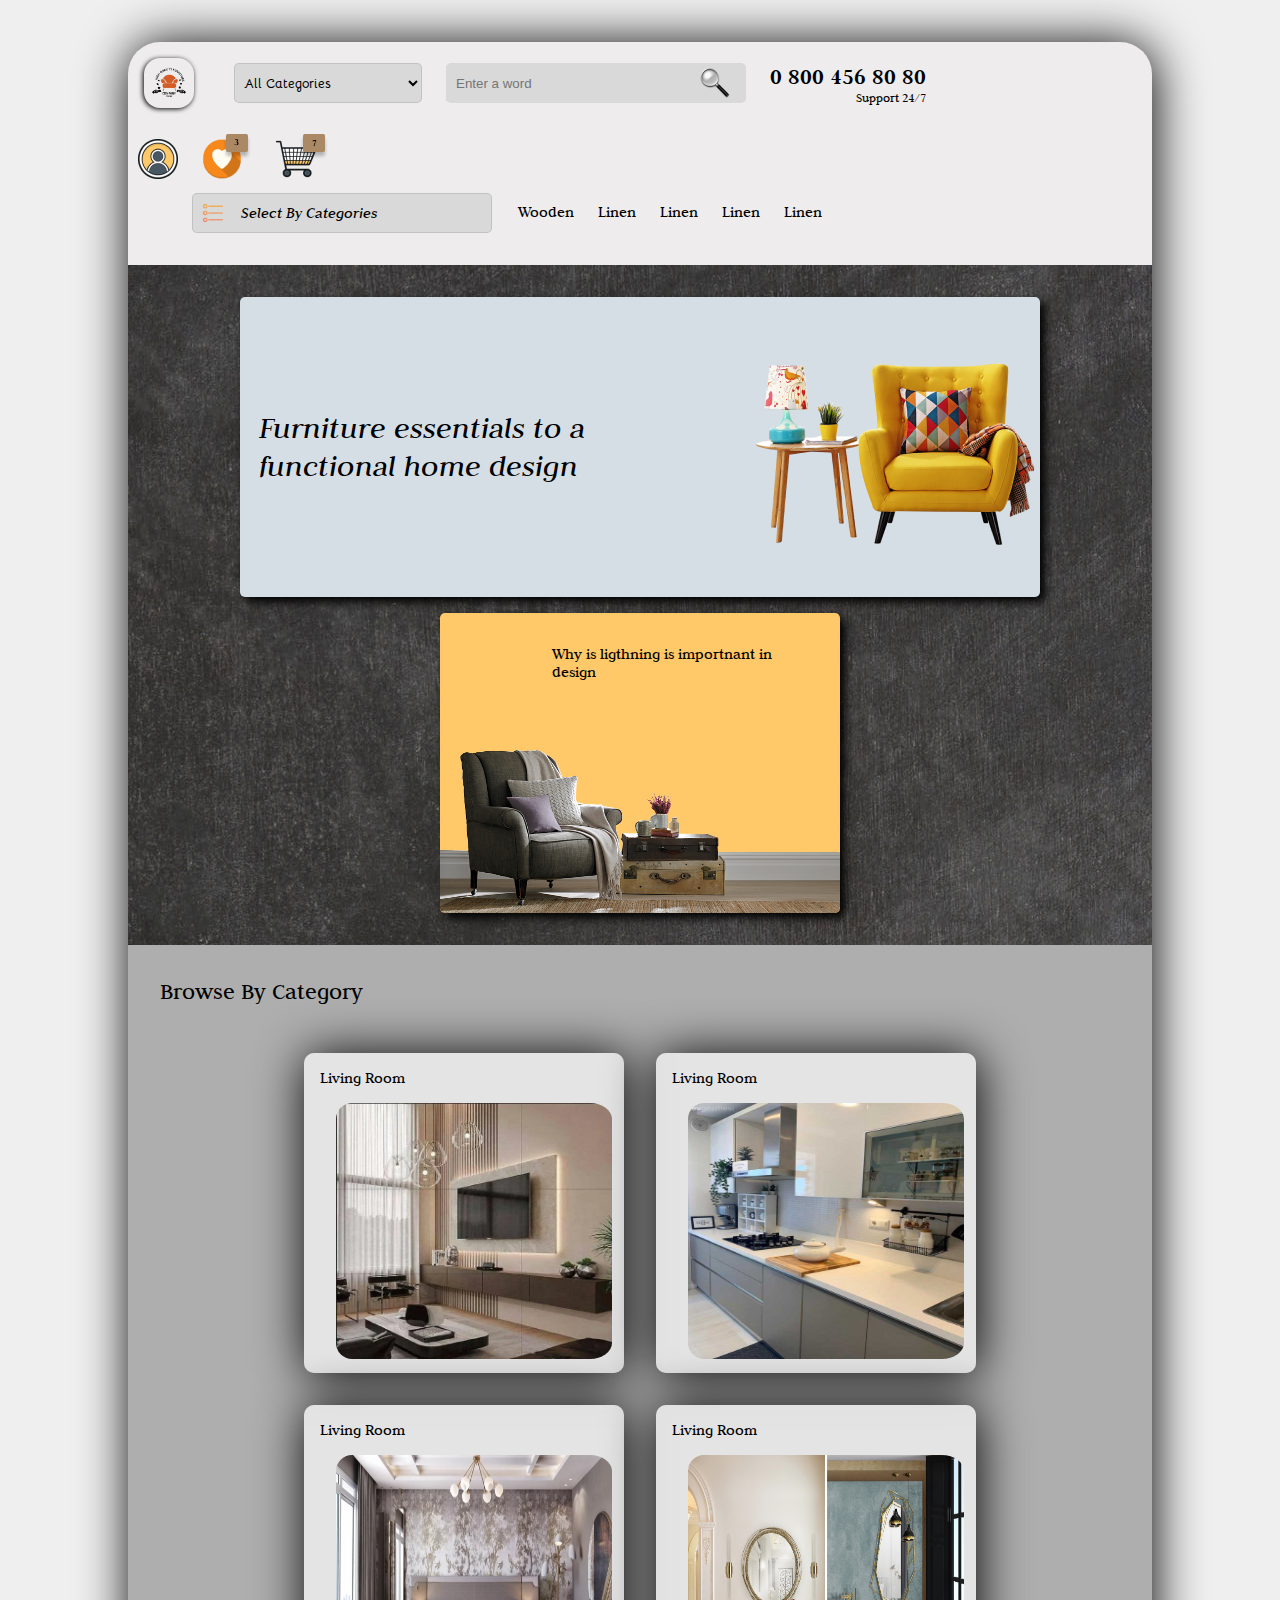
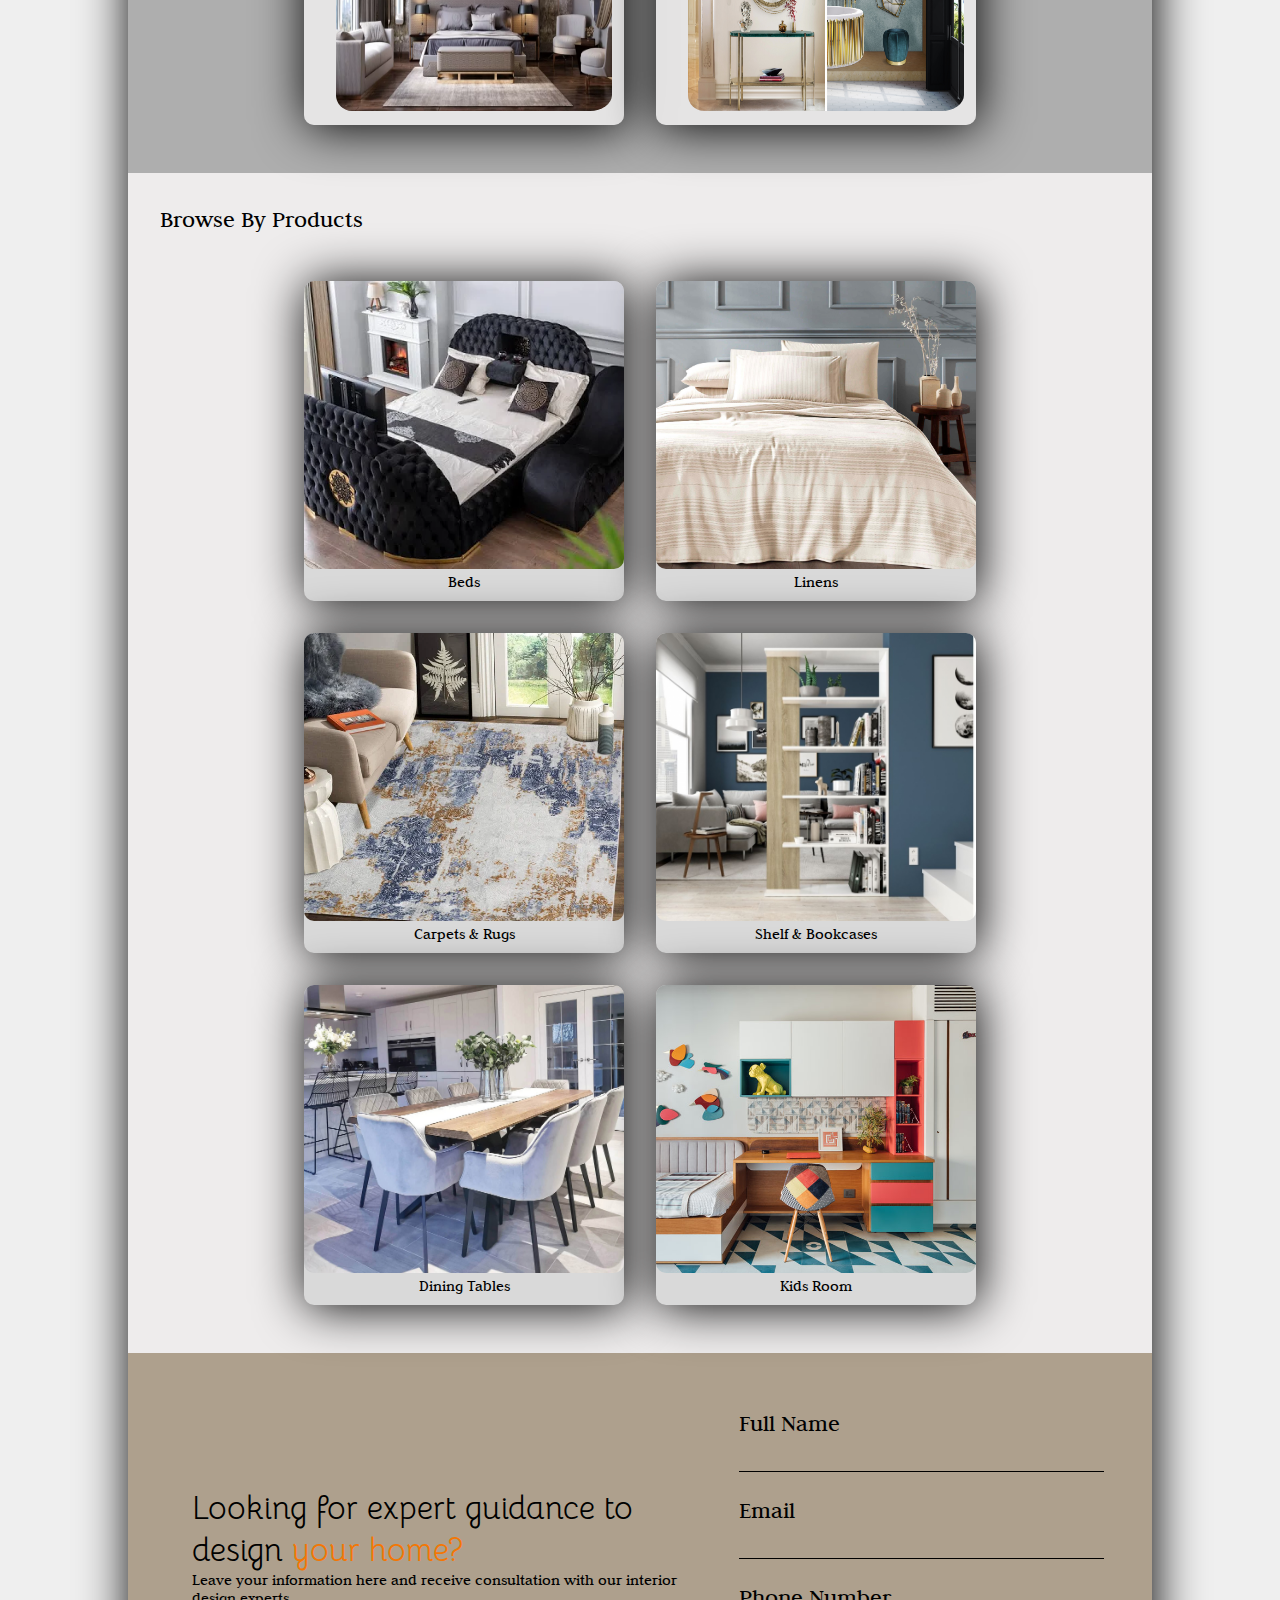
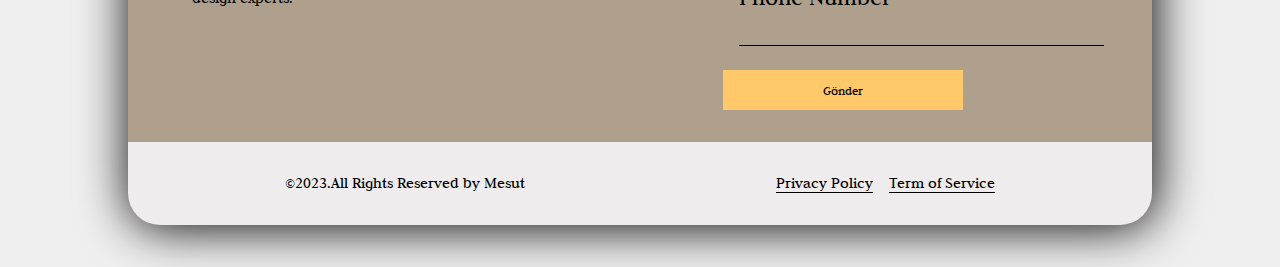
<file: FURNITURE/index.html>
<!DOCTYPE html>
<html lang="en">
  <head>
    <meta charset="UTF-8" />
    <meta name="viewport" content="width=device-width, initial-scale=1.0" />
    <link rel="stylesheet" href="style.css" />
    <link rel="shortcut icon" href="./images/logo.png" type="image/x-icon" />
    <title>Document</title>
  </head>
  <!-- -------------------------------- Alt X -------------------------------- -->

  <!-- ----------------------------------------------------------------------- -->
  <!--                             Shift + Alt + X                             -->
  <!-- ----------------------------------------------------------------------- -->

  <!-- Alt Y -->
  <!-- ----------------------------------------------------------------------- -->

  <body>
    <!-- ----------------------------------------------------------------------- -->
    <!--                                CONTAİNER                                -->
    <!-- ----------------------------------------------------------------------- -->

    <div class="container">
      <!-- ------------------------------- Header-Start ---------------------------- -->
      <div class="header">
        <div class="input-part">
          <img src="./images/logo.png" alt="" class="logo" />
          <div class="selectCategory">
            <select name="" id="">
              <option value="" selected>All Categories</option>
              <option value="">Wooden</option>
              <option value="">Linen</option>
              <option value="">Bedroom</option>
              <option value="">Kitchen</option>
            </select>
          </div>
          <div class="search-input">
            <input type="text" placeholder="Enter a word" />
            <img src="./images/magnifier.png" alt="" />
          </div>
          <div class="support">
            <p class="support-number">0 800 456 80 80</p>
            <p class="support-text">Support 24/7</p>
          </div>
        </div>
        <div class="icons">
          <img src="./images/user.png" alt="" />
          <img src="./images/heart.png" alt="" />
          <img src="./images/shoppingCart.png" alt="" />
        </div>
      </div>
      <!-- ----------------------------- header-End ------------------------------ -->

      <!-- ---------------------------- Navbar-Start ----------------------------- -->

      <div class="navbar">
        <div class="categoryButton">
          <img src="./images/unordered-list.png" alt="" />
          <p>Select By Categories</p>
        </div>
        <ul>
          <li>Wooden</li>
          <li>Linen</li>
          <li>Linen</li>
          <li>Linen</li>
          <li>Linen</li>
        </ul>
      </div>
      <!-- ----------------------------- Navbar-End ------------------------------ -->

      <!-- --------------------------- Furniture-start --------------------------- -->
      <div class="furniture">
        <div class="essentials">
          <div class="essentials-text">
            Furniture essentials to a functional home design
          </div>
          <div class="sofa"><img src="./images/sofa.png" alt="" /></div>
        </div>
        <div class="ligthning">
          <p class="ligthning-text">Why is ligthning is importnant in design</p>
          <img src="./images/armchair.png" alt=""  />
        </div>
      </div>
      <!-- --------------------------- Furniture-End --------------------------- -->

      <!-- --------------------------- Category-Start --------------------------- -->
      <div class="categorySection">
        <div class="category-part">
          <p class="browseCategory">Browse By Category</p>

          <div class="categories">
            <div class="category">
              <div class="part">
                <p>Living Room</p>
                <img src="./images/living-room.jpg" alt="" />
              </div>
            </div>
            <div class="category">
              <div class="part">
                <p>Living Room</p>
                <img src="./images/kitchen.jpg" alt="" />
              </div>
            </div>
            <div class="category">
              <div class="part">
                <p>Living Room</p>
                <img src="./images/bedroom.jpg" alt="" />
              </div>
            </div>
            <div class="category">
              <div class="part">
                <p>Living Room</p>
                <img src="./images/accesories.png" alt="" />
              </div>
            </div>
          </div>
        </div>
      </div>
      <!-- --------------------------- Category-End --------------------------- -->
      <!-- --------------------------- Products-Start --------------------------- -->
      <div class="productSection">
        <div class="product-part">
          <p class="browseProduct">Browse By Products</p>
          <div class="products">
            <div class="product">
              <img src="./images/bed.jpg" alt="" />
              <p class="product-text">Beds</p>
            </div>
            <div class="product">
              <img src="./images/linen.jpeg" alt="" />
              <p class="product-text">Linens</p>
            </div>
            <div class="product">
              <img src="./images/carpet.jpg" alt="" />
              <p class="product-text">Carpets & Rugs</p>
            </div>
            <div class="product">
              <img src="./images/shelfs.jpg" alt="" />
              <p class="product-text">Shelf & Bookcases</p>
            </div>
            <div class="product">
              <img src="./images/dining-table.jpg" alt="" />
              <p class="product-text">Dining Tables</p>
            </div>
            <div class="product">
              <img src="./images/kids.jpg" alt="" />
              <p class="product-text">Kids Room</p>
            </div>
          </div>
        </div>
      </div>
      <!-- --------------------------- Products-End --------------------------- -->
      <!-- --------------------------- Contact-Start --------------------------- -->
      <div class="contact">
        <div class="expert">
          <p class="lookForExpert">
            Looking for expert guidance to design <span>your home?</span>
          </p>
          <p class="leaveInfo">
            Leave your information here and receive consultation with our
            interior design experts.
          </p>
        </div>
        <div class="formSection">
          <form action="">
            <div class="formElement">
              <label for="name">Full Name</label>
              <input type="text" id="name" />
            </div>
            <div class="formElement">
              <label for="email">Email</label>
              <input type="email" id="email" />
            </div>
            <div class="formElement">
              <label for="phone">Phone Number</label>
              <input type="tel" id="phone" />
            </div>
            <button type="submit">Gönder</button>
          </form>
        </div>
      </div>
      <!-- --------------------------- Contact-End --------------------------- -->
      <!-- ------------------------------- Footer-start -------------------------------- -->
      <div class="footer">
        <p class="reserved">©2023.All Rights Reserved by Mesut</p>
        <div class="policy">
          <a href="">Privacy Policy</a>
          <a href="">Term of Service</a>
        </div>
      </div>
      <!-- ------------------------------- Footer-End -------------------------------- -->
    </div>
  </body>
</html>
</file>
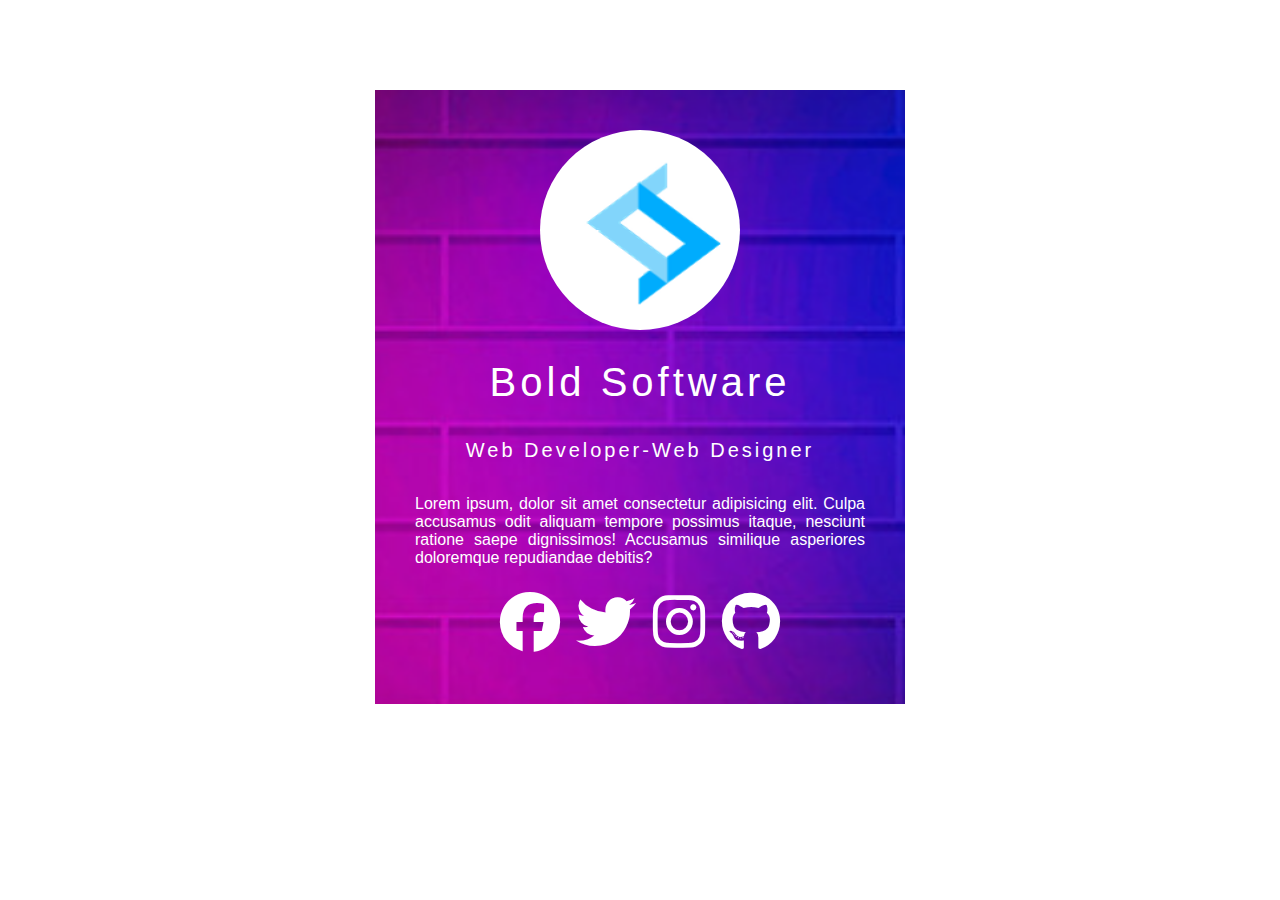
<file: Kişisel-Web-24.09/index.html>
<!DOCTYPE html>
<html lang="en">
  <head>
    <meta charset="UTF-8" />
    <meta name="viewport" content="width=device-width, initial-scale=1.0" />
    <title>Kişisel Web Sitesi</title>
    <link rel="stylesheet" href="style.css" />
    <link
      rel="stylesheet"
      href="https://cdnjs.cloudflare.com/ajax/libs/font-awesome/6.4.2/css/all.min.css"
    />
  </head>
  <body>
    <div class="box">
      <img src="img/bold-logo.png"/>
      <h1>Bold Software</h1>
      <h5>Web Developer-Web Designer</h5>
      <p>
        Lorem ipsum, dolor sit amet consectetur adipisicing elit. Culpa
        accusamus odit aliquam tempore possimus itaque, nesciunt ratione saepe
        dignissimos! Accusamus similique asperiores doloremque repudiandae
        debitis?
      </p>
      <ul>
        <li>
          <a href="#"><i class="fab fa-facebook"></i></a>
        </li>
        <li>
          <a href="#"><i class="fab fa-twitter"></i></a>
        </li>
        <li>
          <a href="#"><i class="fab fa-instagram"></i></a>
        </li>
        <li>
          <a href="#"><i class="fab fa-github"></i></a>
        </li>
      </ul>
    </div>
  </body>
</html>
</file>
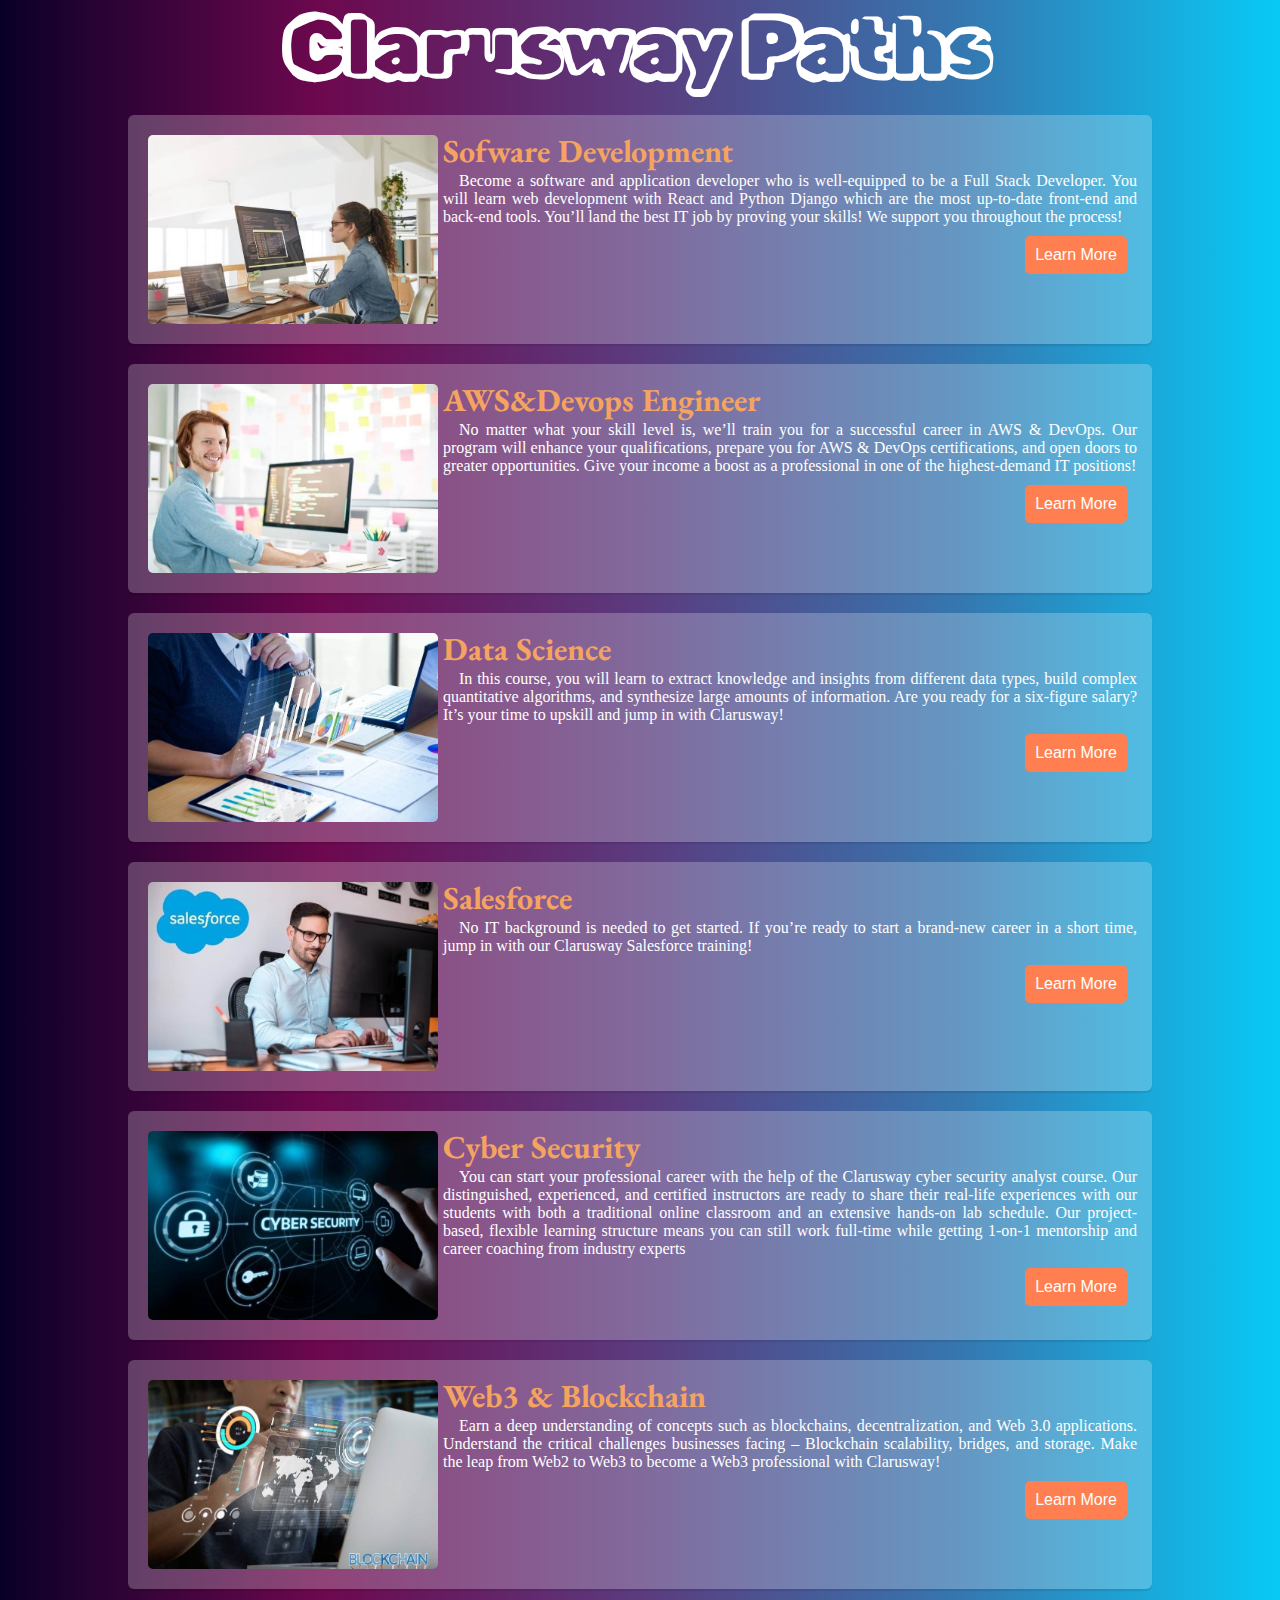
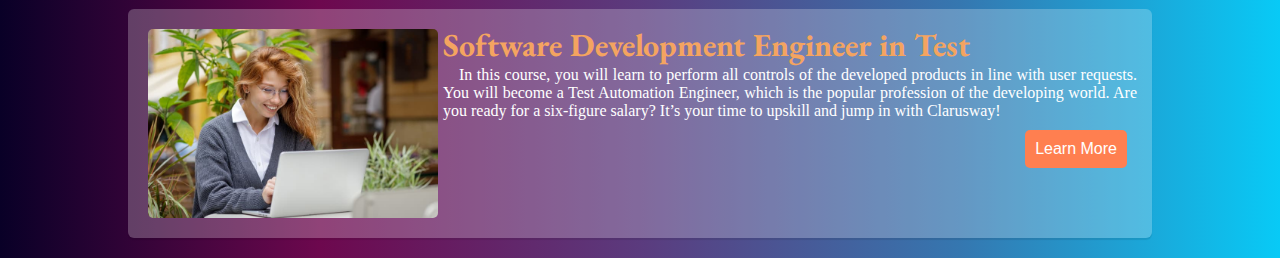
<file: LINKS/index.html>
<!DOCTYPE html>
<html lang="en">
  <head>
    <meta charset="UTF-8" />
    <meta name="viewport" content="width=device-width, initial-scale=1.0" />
    <title>Document</title>
    <link rel="stylesheet" href="style.css" />
    <link rel="preconnect" href="https://fonts.googleapis.com" />
    <link rel="preconnect" href="https://fonts.gstatic.com" crossorigin="" />
    <link
      href="https://fonts.googleapis.com/css2?family=EB+Garamond&amp;family=Rubik+Vinyl&amp;display=swap"
      rel="stylesheet"
    />
    <link rel="preconnect" href="https://fonts.googleapis.com">
<link rel="preconnect" href="https://fonts.gstatic.com" crossorigin>
<link href="https://fonts.googleapis.com/css2?family=EB+Garamond:wght@700&display=swap" rel="stylesheet">
  </head>
  <body>
    <div class="container">
      <header><h1>Clarusway Paths</h1></header>
      <main class="info">
        <section class="paths">
          <img src="images/fs.jpg" alt="" />
          <h3>Sofware Development</h3>
          <p>
            Become a software and application developer who is well-equipped to
            be a Full Stack Developer. You will learn web development with React
            and Python Django which are the most up-to-date front-end and
            back-end tools. You’ll land the best IT job by proving your skills!
            We support you throughout the process!
          </p>
          
          <a href="https://clarusway.com/full-stack-developer/">Learn More</a><div class="clearfix"></div>
        </section>
        <section class="paths">
            <img src="images/aws.jpg" alt="" />
          <h3>AWS&Devops Engineer</h3>
          <p>
            No matter what your skill level is, we’ll train you for a successful
            career in AWS & DevOps. Our program will enhance your
            qualifications, prepare you for AWS & DevOps certifications, and
            open doors to greater opportunities. Give your income a boost as a
            professional in one of the highest-demand IT positions!
          </p>
          <a href="https://clarusway.com/aws-devops/">Learn More</a>
          <div class="clearfix"></div>
        </section>
        <section class="paths">
            <img src="images/datascience.jpg" alt="" />
          <h3>Data Science</h3>
          <p>
            In this course, you will learn to extract knowledge and insights
            from different data types, build complex quantitative algorithms,
            and synthesize large amounts of information. Are you ready for a
            six-figure salary? It’s your time to upskill and jump in with
            Clarusway!
          </p>
          <a href="https://clarusway.com/data-science/">Learn More</a>
          <div class="clearfix"></div>
        </section>
        <section class="paths">
            <img src="images/salesforce.jpg" alt="" />
          <h3>Salesforce</h3>
          <p>
            No IT background is needed to get started. If you’re ready to start
            a brand-new career in a short time, jump in with our Clarusway
            Salesforce training!
          </p>
          <a href="https://clarusway.com/salesforce/">Learn More</a>
          <div class="clearfix"></div>
        </section>
        <section class="paths">
            <img src="images/cs.jpg" alt="" />
          <h3>Cyber Security</h3>
          <p>
            You can start your professional career with the help of the
            Clarusway cyber security analyst course. Our distinguished,
            experienced, and certified instructors are ready to share their
            real-life experiences with our students with both a traditional
            online classroom and an extensive hands-on lab schedule. Our
            project-based, flexible learning structure means you can still work
            full-time while getting 1-on-1 mentorship and career coaching from
            industry experts
          </p>
          <a href="https://clarusway.com/cyber-security/">Learn More</a>
          <div class="clearfix"></div>
        </section>
        <section class="paths">
            <img src="images/web3.jpg" alt="" />
          <h3>Web3 & Blockchain</h3>
          <p>
            Earn a deep understanding of concepts such as blockchains,
            decentralization, and Web 3.0 applications. Understand the critical
            challenges businesses facing – Blockchain scalability, bridges, and
            storage. Make the leap from Web2 to Web3 to become a Web3
            professional with Clarusway!
          </p>
          <a href="https://clarusway.com/web3/">Learn More</a>
          <div class="clearfix"></div>
        </section>
        <section class="paths">
            <img src="images/sdet.jpg" alt="" />
          <h3>Software Development Engineer in Test</h3>
          <p>
            In this course, you will learn to perform all controls of the
            developed products in line with user requests. You will become a
            Test Automation Engineer, which is the popular profession of the
            developing world. Are you ready for a six-figure salary? It’s your
            time to upskill and jump in with Clarusway!
          </p>
          <a href="https://clarusway.com/software-development-engineer-in-test/"
            >Learn More</a
          >
          <div class="clearfix"></div>
        </section>
      </main>
    </div>
  </body>
</html>
</file>
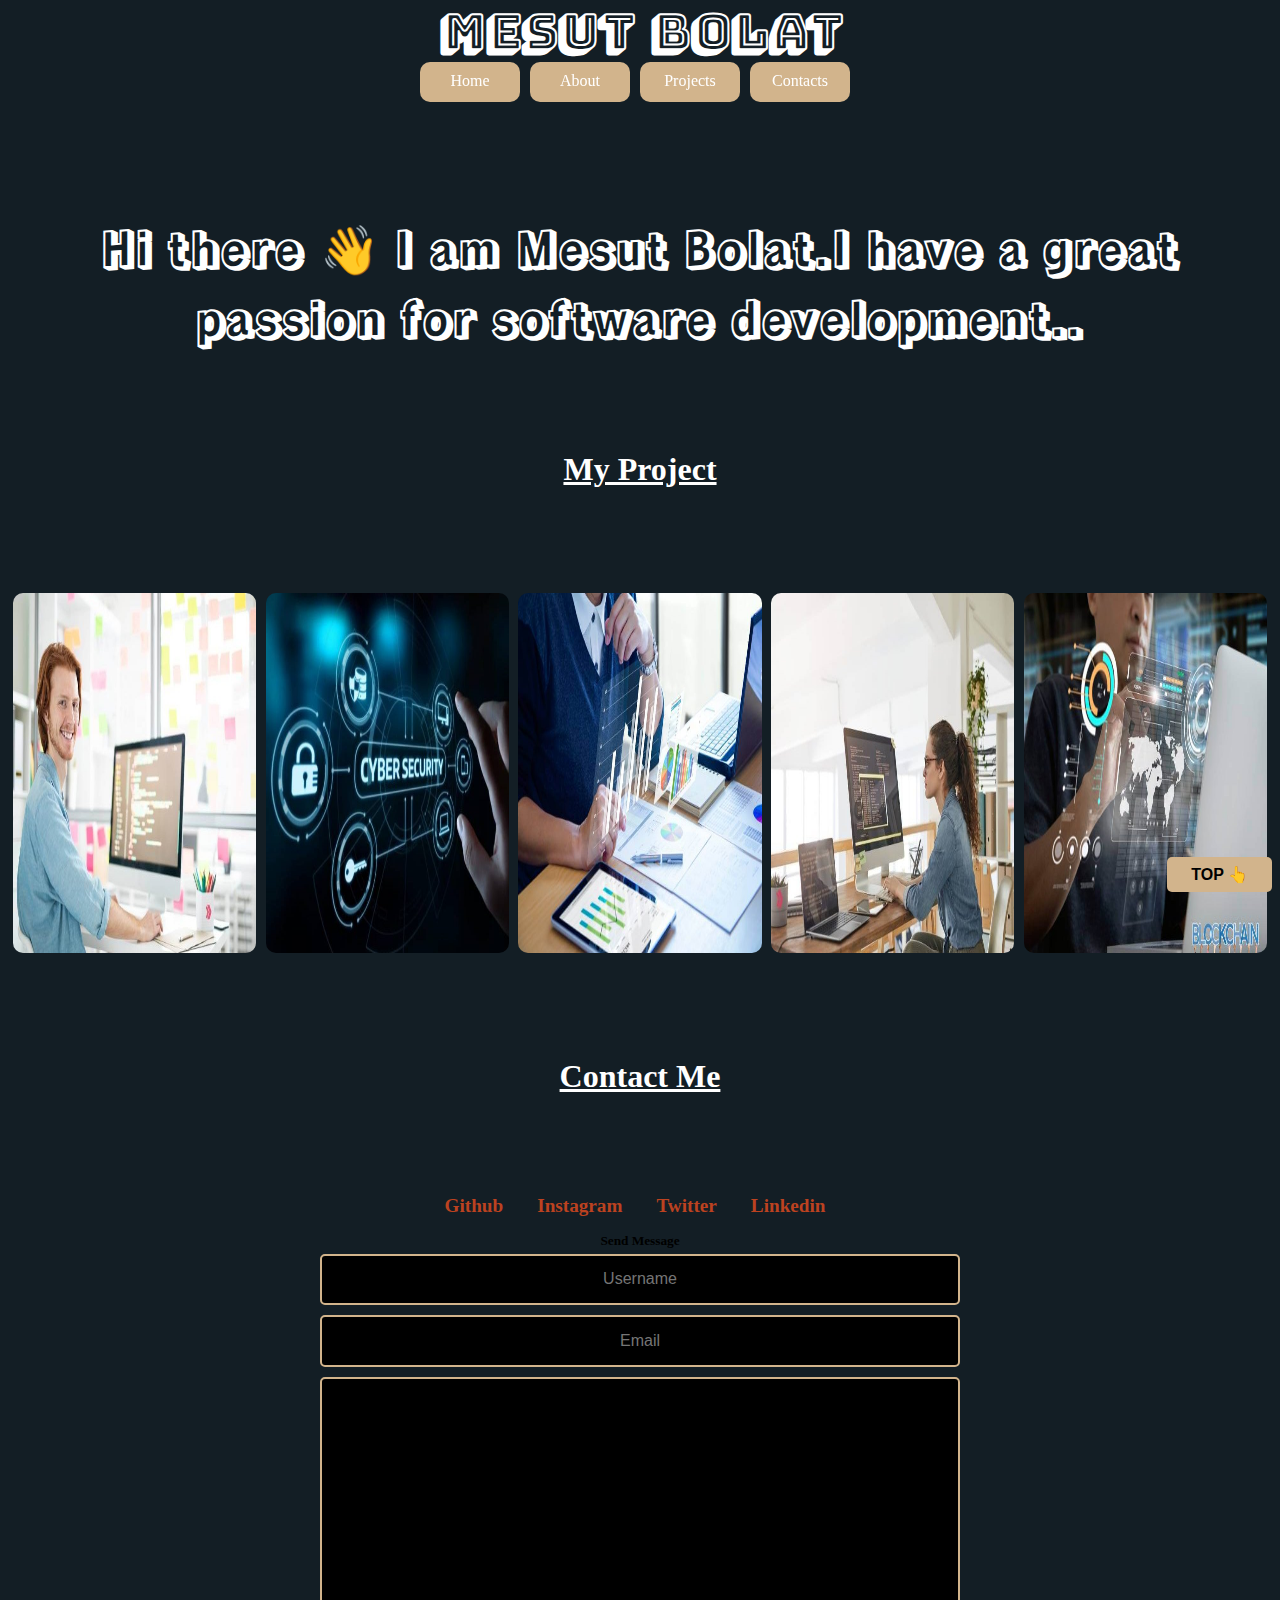
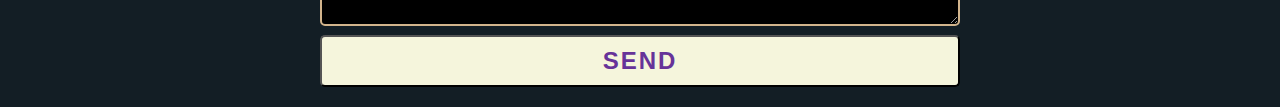
<file: POSITıON FIXED/index.html>
<!DOCTYPE html>
<html lang="en">

<head>
    <meta charset="UTF-8">
    <meta name="viewport" content="width=device-width, initial-scale=1.0">
    <link rel="stylesheet" href="style.css">
    <link
    rel="stylesheet"
    href="https://cdnjs.cloudflare.com/ajax/libs/font-awesome/6.4.2/css/all.min.css"
    integrity="sha512-z3gLpd7yknf1YoNbCzqRKc4qyor8gaKU1qmn+CShxbuBusANI9QpRohGBreCFkKxLhei6S9CQXFEbbKuqLg0DA=="
    crossorigin="anonymous"
    referrerpolicy="no-referrer"
  />
    <title>Document</title>
</head>

<body>
    <div class="container">
        <header id="header">
            <h1>Mesut Bolat</h1>
        </header>
        <nav class="navlinks">
            <a href="#">Home</a>
            <a href="#">About</a>
            <a href="#">Projects</a>
            <a href="#">Contacts</a>
        </nav>
        <h2>Hi there 👋 I am Mesut Bolat.I have a great passion <b>for software development..</h2>
        <main>
            <section class="projects" id="proj">
                <div>
                    <h3>My Project</h3>
                </div>
                <div class="resim">
                    <img src="./img/aws.jpg" alt="">
                    <img src="./img/cs.jpg" alt="">
                    <img src="./img/datascience.jpg" alt="">
                    <img src="./img/fs.jpg" alt="">
                    <img src="./img/web3.jpg" alt="">
                </div>

            </section>
        </main>
        <footer>
        <div id="contact"><h3>Contact Me</h3> </div>  
            
            <nav class="bottom-nav">
                <a href="https://github.com/mesbol6647"><i class="fa-brands fa-github"></i> Github</a>
                <a href="#"><i class="fa-brands fa-instagram"></i> Instagram</a>
                <a href="https://twitter.com/mathias03521682"><i class="fa-brands fa-twitter"></i> Twitter</a>
                <a href="https://www.linkedin.com/in/mesbol6647/"><i class="fa-brands fa-linkedin"></i></i> Linkedin</a>
              </nav>
            <h5 class="send-message">Send Message</h5>
            <form  action="" class="sign-form">
                <input type="text" placeholder="Username">
                <input type="text" placeholder="Email">
                <textarea name="" id="" cols="30" rows="10" placeholder="Your Message">

                </textarea>
                <div>
                    <Button class="form__button"> SEND</Button>
                </div>
            </form>
            
    </footer>
        <button id="bottom-button"><a  href="#header">TOP 👆</a></button>
    </div>
</body>

</html>
</file>
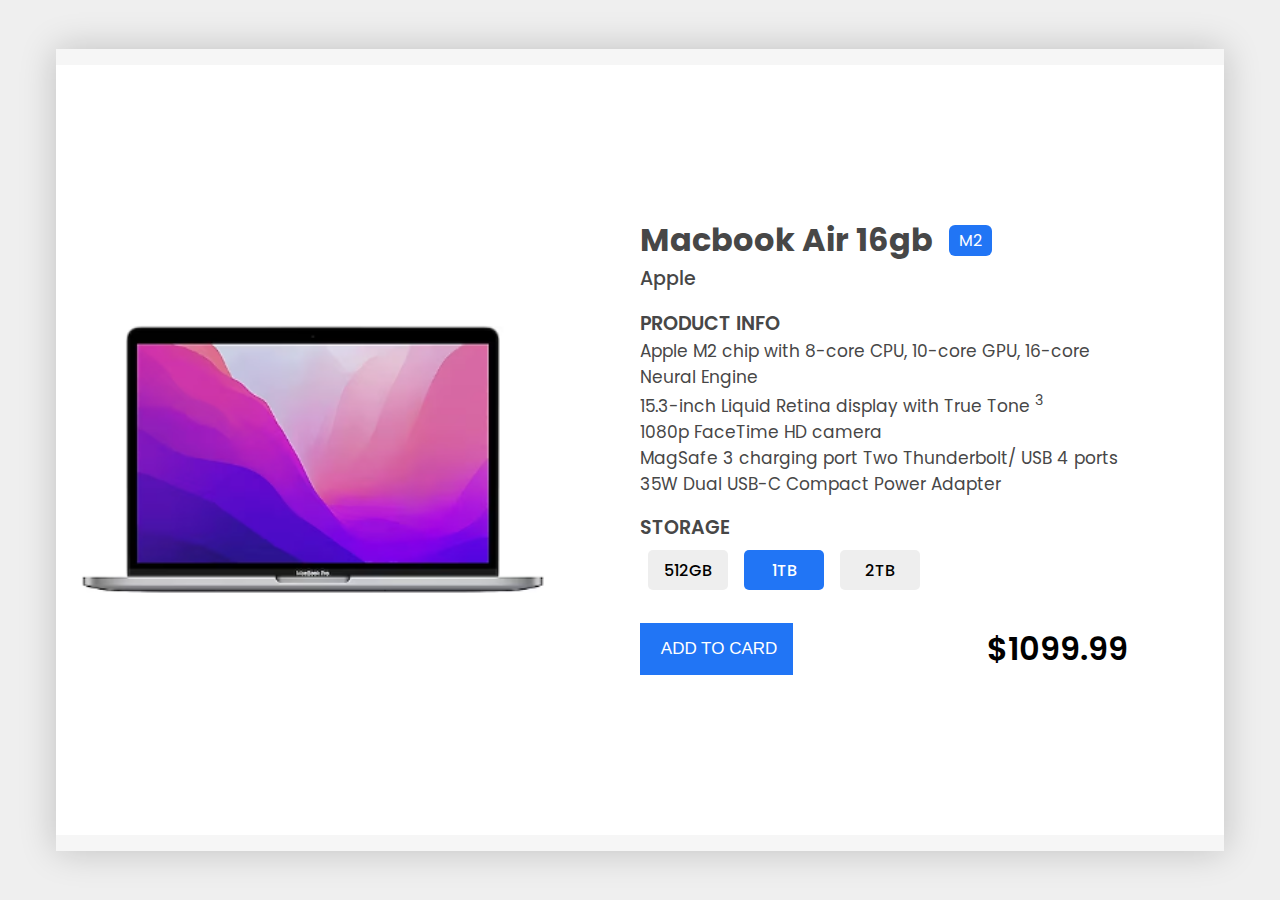
<file: PRODUCT CARD/index.html>
<!DOCTYPE html>
<html lang="en">
  <head>
    <meta charset="UTF-8" />
    <meta name="viewport" content="width=device-width, initial-scale=1.0" />
    <link rel="stylesheet" href="style.css" />
    <link rel="preconnect" href="https://fonts.googleapis.com">
<link rel="preconnect" href="https://fonts.googleapis.com">
<link rel="preconnect" href="https://fonts.gstatic.com" crossorigin>
<link href="https://fonts.googleapis.com/css2?family=Poppins:ital,wght@0,100;0,200;0,300;0,400;0,500;0,600;0,700;0,800;0,900;1,100;1,200;1,300;1,400;1,500;1,600;1,700;1,800;1,900&display=swap" rel="stylesheet">
<link rel="stylesheet" href="https://cdnjs.cloudflare.com/ajax/libs/font-awesome/6.4.2/css/all.min.css" integrity="sha512-z3gLpd7yknf1YoNbCzqRKc4qyor8gaKU1qmn+CShxbuBusANI9QpRohGBreCFkKxLhei6S9CQXFEbbKuqLg0DA==" crossorigin="anonymous" referrerpolicy="no-referrer" />
    <title>Document</title>
  </head>
  <body>
    <div class="container">
      <div class="card">
        <div class="img">
         <img src="./image/macbook.png" alt="">
        </div>

        <div class="about-product">
          <div class="part1-productName">
            <div class="header">
              <h1>Macbook Air 16gb</h1>
              <p>M2</p>
            </div>
            <p class='apple'>Apple</p>
          </div>
          <div class="part2-productInfo">
            <h2 class="info">PRODUCT INFO</h2>
            <ul class="info-text">
             <li>Apple M2 chip with 8-core CPU, 10-core GPU, 16-core Neural Engine</li>
             <li class="dot">15.3-inch Liquid Retina display with True Tone <sup>3</sup></li >
             <li class="clip clip1">1080p FaceTime HD camera</li>
             <li class="clip">MagSafe 3 charging port Two Thunderbolt/ USB 4 ports</li>
             <li class="clip"> 35W Dual USB-C Compact Power Adapter</li>
          </ul>
          </div>
          <div class="part3-productStorage">
            <h2>STORAGE</h2>
           <ul class="memory">
            <li>512GB</li>
            <li class="tb">1TB</li>
            <li>2TB</li>
           </ul>
          </div>
          <div class="addToCard">
            <button><i class="fa-solid fa-cart-shopping"></i>ADD TO CARD</button>
            <p>$1099.99</p>
          </div>
        </div>
      </div>
    </div>
  </body>
</html>
</file>
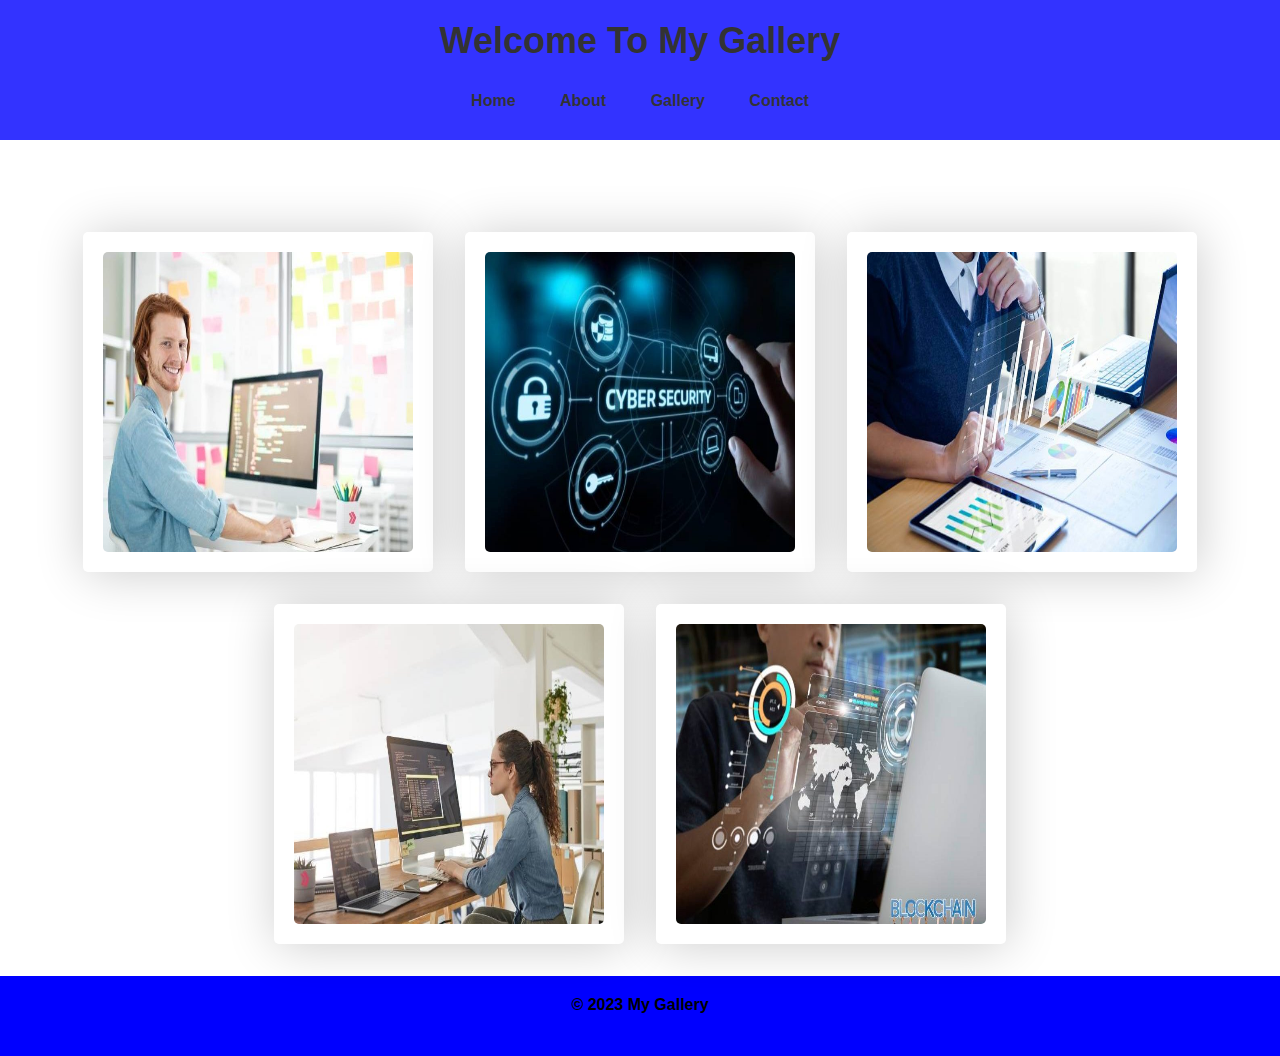
<file: RES/index.html>
<!DOCTYPE html>
<html lang="en">

<head>
    <meta charset="UTF-8">
    <meta name="viewport" content="width=device-width, initial-scale=1.0">
    <link rel="stylesheet" href="style.css">
    <title>Responsive Project</title>
</head>

<body>
    
        <nav class="nav">
            <h1>Welcome To My Gallery</h1>
            <div class="button">
                <a href="#">Home</a>
                <a href="#">About</a>
                <a href="#">Gallery</a>
                <a href="#">Contact</a>
            </div>
        </nav>
        <main>
            <div class="images-part">
           
                <div class="part"><img src="./img/aws.jpg" alt=""> </div>
                <div class="part"><img src="./img/cs.jpg" alt=""> </div>
                <div class="part"><img src="./img/datascience.jpg" alt=""> </div>
                <div class="part"><img src="./img/fs.jpg" alt=""> </div>
                <div class="part"><img src="./img/web3.jpg" alt=""> </div>
                
                
            </div>
        </main>
        <footer>
            &copy 2023 My Gallery
        </footer>
    
</body>

</html>
</file>
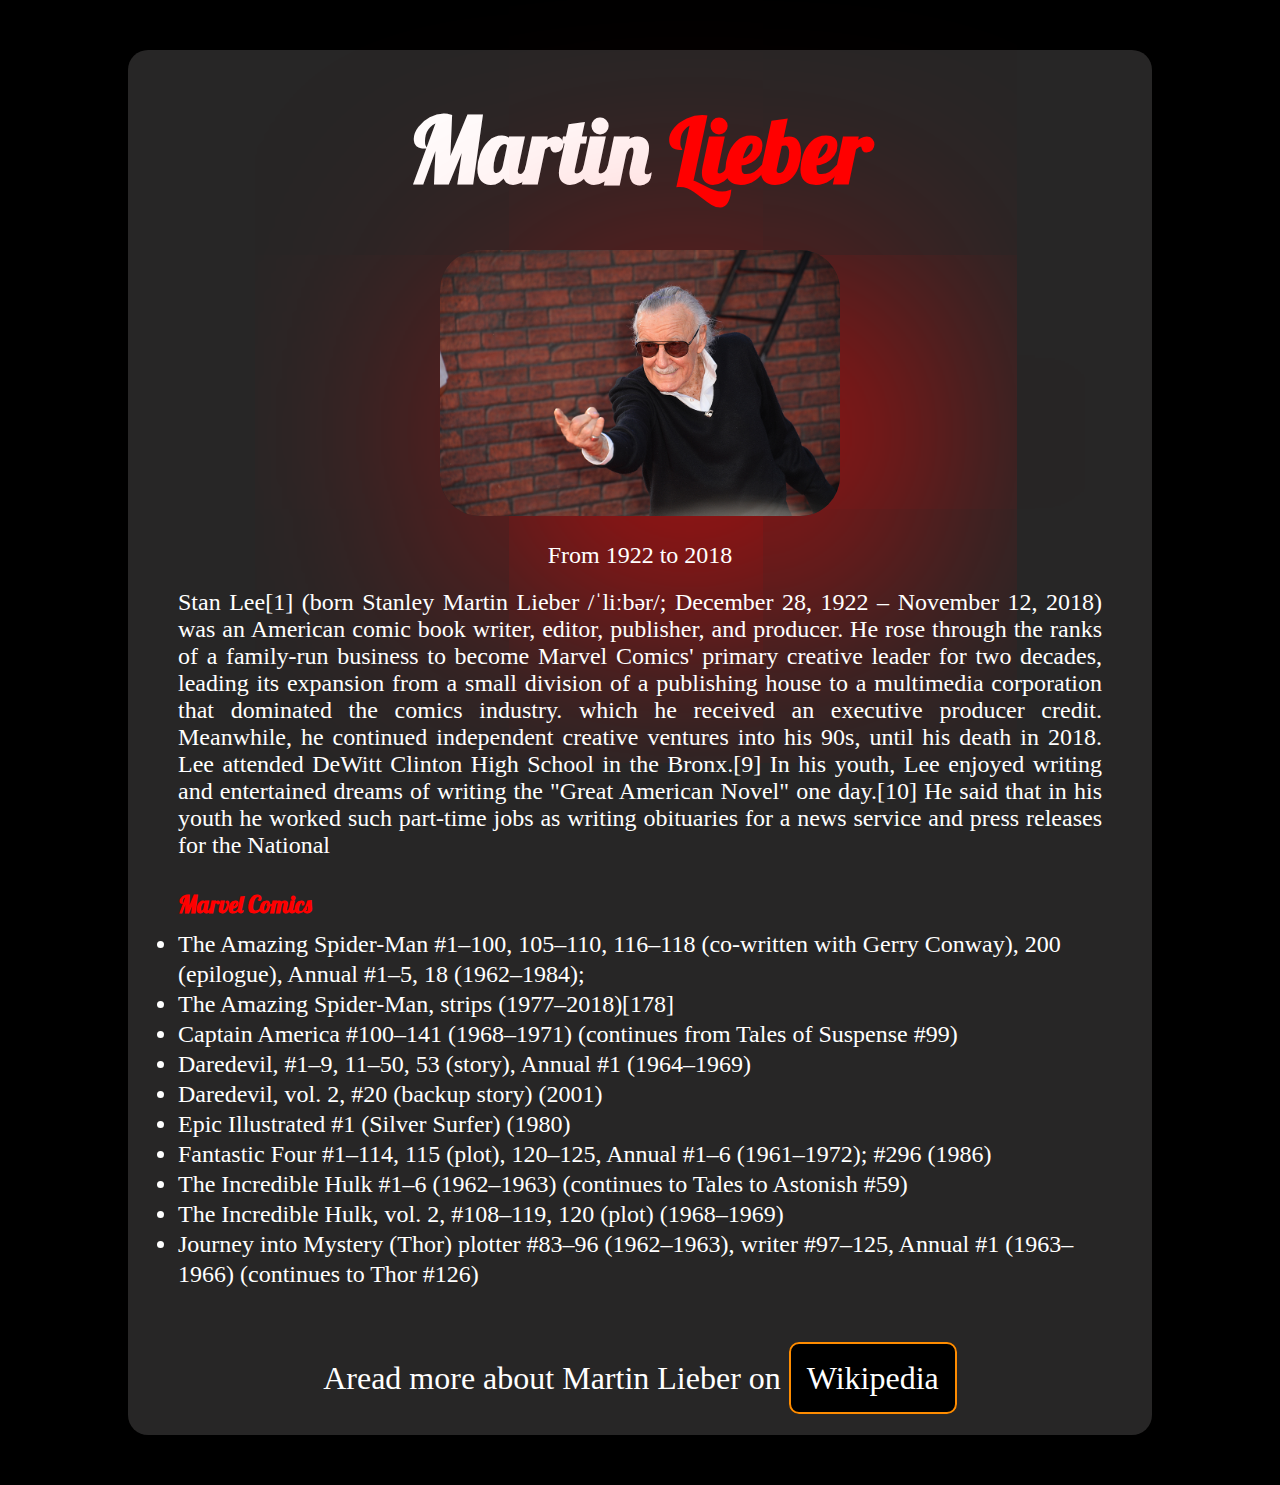
<file: StanLee-25.09/index.html>
<!DOCTYPE html>
<html lang="en">
  <head>
    <meta charset="UTF-8" />
    <meta name="viewport" content="width=device-width, initial-scale=1.0" />
    <title>Stan Lee</title>
    <link rel="stylesheet" href="style.css" />
    <link rel="preconnect" href="https://fonts.googleapis.com" />
    <link rel="preconnect" href="https://fonts.gstatic.com" crossorigin />
    <link
      href="https://fonts.googleapis.com/css2?family=Electrolize&family=Lobster&family=Montserrat:wght@400;700&display=swap"
      rel="stylesheet"
    />
  </head>
  <body>
    <div class="container">
      <h1 class="baslık">
        Martin
        <span class="span">Lieber</span>
      </h1>
      <div id="img-div">
        <img id="martin" src="img/SLee.jpg" />
        <p class="date">From 1922 to 2018</p>
      </div>
      <p id="info">
        Stan Lee[1] (born Stanley Martin Lieber /ˈliːbər/; December 28, 1922 –
        November 12, 2018) was an American comic book writer, editor, publisher,
        and producer. He rose through the ranks of a family-run business to
        become Marvel Comics' primary creative leader for two decades, leading
        its expansion from a small division of a publishing house to a
        multimedia corporation that dominated the comics industry. which he
        received an executive producer credit. Meanwhile, he continued
        independent creative ventures into his 90s, until his death in 2018. Lee
        attended DeWitt Clinton High School in the Bronx.[9] In his youth, Lee
        enjoyed writing and entertained dreams of writing the "Great American
        Novel" one day.[10] He said that in his youth he worked such part-time
        jobs as writing obituaries for a news service and press releases for the
        National
      </p>
      <h4>Marvel Comics</h4>

      <ul>
        <li>
          The Amazing Spider-Man #1–100, 105–110, 116–118 (co-written with Gerry
          Conway), 200 (epilogue), Annual #1–5, 18 (1962–1984);
        </li>
        <li>The Amazing Spider-Man, strips (1977–2018)[178]</li>
        <li>
          Captain America #100–141 (1968–1971) (continues from Tales of Suspense
          #99)
        </li>
        <li>Daredevil, #1–9, 11–50, 53 (story), Annual #1 (1964–1969)</li>
        <li>Daredevil, vol. 2, #20 (backup story) (2001)</li>
        <li>Epic Illustrated #1 (Silver Surfer) (1980)</li>
        <li>
          Fantastic Four #1–114, 115 (plot), 120–125, Annual #1–6 (1961–1972);
          #296 (1986)
        </li>
        <li>
          The Incredible Hulk #1–6 (1962–1963) (continues to Tales to Astonish
          #59)
        </li>
        <li>The Incredible Hulk, vol. 2, #108–119, 120 (plot) (1968–1969)</li>
        <li>
          Journey into Mystery (Thor) plotter #83–96 (1962–1963), writer
          #97–125, Annual #1 (1963–1966) (continues to Thor #126)
        </li>
      </ul>
      <p id="footer">Aread more about Martin Lieber on <a href="https://tr.wikipedia.org/w/index.php?search=Stan+Lee&title=%C3%96zel:Ara&profile=advanced&fulltext=1&ns0=1" target="_blank" id="link"> Wikipedia</a>
    </p>
    </div>
  </body>
</html>
</file>
<file: FURNITURE/style.css>
@import url("https://fonts.googleapis.com/css2?family=Judson&display=swap");
@import url("https://fonts.googleapis.com/css2?family=Josefin+Slab&display=swap");
@import url("https://fonts.googleapis.com/css2?family=Bellota:wght@300;400&display=swap");

* {
    margin: 0;
    padding: 0;
    box-sizing: border-box;
}

body {
    background-color: #efefef;
}

.container {
    width: 80%;
    background-color: #EEECEC;
    margin: 42px auto;
    border-radius: 2rem;
    box-shadow: 2px 2px 50px black;
    font-family:'Judson',serif 
}

.header {
    display: flex;
    justify-content: space-between;
    align-items: center;
    flex-wrap: wrap;
}

.input-part {
    display: flex;
    align-items: center;
    gap: 1.5rem;
    flex-wrap: wrap;

}

.logo {
    height: 50px;
    padding: 0.5rem;
    border-radius: 1rem;
    box-shadow: -1px 1px 5px;
    margin: 1rem;
}

select {
    font-family: 'Bellota',cursive;
    height: 40px;
    width: 188px;
    font-weight: 600;
    border-radius: 5px;
    border: 1px solid rgba(0,0,0,0.1);
    background-color: #D9D9D9;
    padding: 5px;

}

.search-input{
    height: 40px;
    width: 300px;
    background-color: #D9D9D9;
    display: flex;
    align-items: center;
    justify-content: space-between;
    border-radius: 5px;
}
.search-input input{
    padding: 10px;
    border: none;
    outline: none;
    background-color: inherit;
}
.search-input img{
    width: 30px;
    height: 30px;
    margin: 1rem;

}
.support{
    font-size: 1.5rem;
    text-align: right;
}
.support-number{
    font-weight: 600;
}
.support-text{
    font-size: 0.8rem;
}

.icons{
    margin-right: 20px;

}
.icons img{
    padding: 10px;
}

.navbar{
    display: flex;
    flex-wrap: wrap;
    gap: 1rem;
    margin-left: 4rem;
}
.categoryButton{
    display: flex;
    height: 40px;
    border: 1px solid rgba(0,0,0,0.1);
    background-color: #D9D9D9;
    border-radius: 5px;
    width: 300px;
    padding: 10px;
}

.categoryButton p{
    font-style: italic;
    margin-left: 18px;

}

.navbar ul{
    list-style-type: none;
}
.navbar ul li{
    display: inline-block;
    padding: 10px;
}

.furniture{
    background-image: url(./images/stock.jpg);
    display: flex;
    justify-content: space-around;
    align-items: center;
    flex-wrap: wrap;
    padding: 2rem 5rem;
    gap: 1rem;
    margin-top: 2rem;
}

.essentials{
    background-color: #d5dee5;
    border-radius: 5px;
    box-shadow: 5px 5px 10px black;
    display: flex;
    align-items: center;
    height: 300px;
    width: 50rem;

}

.ligthning{
    background-color: #ffc868;
    width: 400px;
    height: 300px;
    border-radius: 5px;
    box-shadow:5px 5px 10px black;
}
.ligthning img{
    width: 100%;
    height: 300px;
    border-radius: 5px;
}
.ligthning-text{
    margin-bottom: -10rem;
    width: 80%;
    float: right;
    padding: 2rem;
}
.essentials-text{
    padding: 1.2rem;
    font-style: italic;
    font-size: 2rem;
}

.categorySection{
    background-color:#aeaeae ;
}
.category-part,
.product-part{
    padding: 2rem;
}
.browseProduct,.browseCategory{
    margin-bottom: 2rem;
    font-size: 1.5rem;
    
}
.categories,
.products{
    display: flex;
    flex-wrap: wrap;
    justify-content: center;
    align-items: center;

}
.part{
    width: 20rem;
    height: 20rem;
    padding: 1rem 2px 1rem 1rem ;
    background-color: rgba(238, 236, 236, 0.86);
    border-radius: 10px;
    box-shadow: 2px 2px 50px black;
    margin: 1rem;
}
.part img{
    width: 100%;
    height: 100%;
    border-radius: 2rem;
    padding: 1rem 10px 1rem 1rem;
   
}
.productSection{
    background-color: #EEECEC;
}

.product{
    width: 20rem;
    height: 20rem;
    background-color: #d9d9d9;
    margin: 1rem;
    border-radius: 10px;
    box-shadow: 2px 2px 50px black;
    text-align: center;
}

.product img{
    width: 100%;
    height: 90%;
    border-radius: 10px;
    object-fit: cover;
}

.contact{
    display: flex;
    justify-content: center;
    align-items: center;
    flex-wrap: wrap;
    background-color: #AEA08D;
    padding: 2rem;

}
.expert{
    flex: 1;
    padding: 2rem;
    font-family: 'Bellota',cursive;
}
.lookForExpert{
    font-size: 2rem;
    line-height: 1.3;
}
span{
    color: #f37705;
}

.leaveInfo{
    font-family: 'Judson',serif;
}

.formSection{
    font-size: 1.5rem;
}
.formSection input{
    width: 100%;
    border: none;
    outline: none;
    background-color: rgba(0,0,0,0);
    border-bottom: 1px solid black;
    padding: 0.5rem 0;
    font-size: 1rem;

}
.formElement{
    margin: 1.5rem 1rem;
}
button{
    height: 40px;
    width: 15rem;
    background-color: #ffc868;
    border: none;
    font-family: 'Judson',serif;
}
.footer{
    display: flex;
    justify-content: space-around;
    padding:2rem;
    flex-wrap:wrap;
  }
  .policy{
    display:flex ;
    justify-content: space-around;
    gap:1rem;
  }
  .policy a{
    text-decoration: none;
    color:inherit;
    border-bottom:1px solid black;
  }

  @media screen and (max-width: 480px) {
    .navbar ul li{
       
        display: flex;
        flex-direction: column;
        justify-content: center;
        align-items: center;
        
    }
    .navbar{
     
        display: flex;
        flex-direction: column;
        align-items: center;
        justify-content: center;
        gap: 1rem;
        margin-left: auto;     
       
       
    }
    .essentials{
       
       
        flex-wrap: wrap;
        width: 100%;
        height: 100%;
        border-radius: 5px;
        box-shadow:5px 5px 10px black;
        margin: auto;
    }
    .essentials-text{
        padding: 1.2rem;
        font-style: italic;
        font-size: 1rem;
    }

    .essentials{
        width:300px;
        height: 20rem;
        padding: 1rem 2px 1rem 1rem ;
        background-color: rgba(238, 236, 236, 0.86);
        border-radius: 10px;
        box-shadow: 2px 2px 50px black;
        margin: auto;
    }
    /* .essentials img{
        width: 100%;
        height: 100%;
        border-radius: 2rem;
        padding: 1rem 10px 1rem 1rem;
       
    } */
    
.ligthning{
    border: 2px solid red;
    background-color: #ffc868;
    width: 400px;
    height: 300px;
    border-radius: 5px;
    box-shadow:5px 5px 10px black;
}
.sofa img {
       width: 200px;
        height: 100%;
        border-radius: 2rem;
        padding: 1rem 10px 1rem 1rem;
}

.search-input{
    height: 40px;
    width: 90%;
    background-color: #D9D9D9;
    display: flex;
    align-items: center;
    justify-content: space-between;
    border-radius: 5px;
    margin: auto;
}

.support{
    font-size: 1.3rem;
    text-align: center;
    width: 90%;
    margin: auto;
}
.icons{
    margin:auto;

}
.categoryButton{
    display: flex;
    flex-wrap: wrap;
    height: 40px;
    border: 1px solid rgba(0,0,0,0.1);
    background-color: #D9D9D9;
    border-radius: 5px;
    width: 90%;
    padding: 10px;
}
  }
</file>
<file: Kişisel-Web-24.09/style.css>
body {
  margin: 0;
  padding: 0;
  background: url(https://png.pngtree.com/thumb_back/fh260/background/20200714/pngtree-modern-double-color-futuristic-neon-background-image_351866.jpg);
  background-size: cover;
}

.box {
  width: 450px;
  background:url(img/e-1.png) ;
  background-repeat:no-repeat;
  background-size: cover;
  padding: 40px;
  text-align: center;
  margin: auto;
  margin-top: 7%;
  color: white;
  font-family: sans-serif;
}
.box img {
  width: 200px;
  height: 200px;
  border-radius: 50%;
  transition: 0.5s;
  cursor: pointer;
  text-align: center;
 

}
.box img:hover {
  transform: scale(0.9);
}
.box h1 {
  font-size: 40px;
  letter-spacing: 4px;
  font-weight: 100;
}
.box h5 {
  font-size: 20px;
  font-weight: 100;
  letter-spacing: 3px;
}
.box p {
  text-align: justify;
}
ul {
  margin: 0;
  padding: 0;
}
.box li {
    display: inline-block;
    margin: 6px;
    list-style: none;


}
.box li a{
    color: white;
    font-size: 60px;
    transition: all ease-in-out 250ms;
}

.box li a:hover{
    color: #b9b9b9;
}
</file>
<file: LINKS/style.css>
* {
    margin: 0;
    padding: 0;
    box-sizing: border-box;
  }
  
  body {
    background-image: linear-gradient(
      to right,
      #090027,
      #6d084e,
      #5b3b7e,
      #3577b0,
      #08caf6
    );
  }
  header h1 {
    font-size: 80px;
    color: #fff;
    font-weight: 700;
    font-family: "Rubik Vinyl", cursive;
    text-align: center;
  }
  .paths {
    background-color: #ffffff3d;
    padding: 15px;
    margin: 20px auto;
    border-radius: 6px;
    text-align: justify;
    box-shadow: 0px 2px 1px rgba(0, 0, 0, 0.09);
    width: 80%;
  }
  .paths img {
    width: 300px;
    float: left;
    padding: 5px;
    border-radius: 10px;
  }
  .paths img:hover {
    width: 400px;
  }
  .paths h3 {
    font-family: "EB Garamond", serif;
    font-size: 32px;
    font-weight: 700;
    color: #f4a460;
  }
  .paths p {
    color: #fff;
    text-align: justify;
    text-indent: 16px;
    font-family: "Times New Roman", Times, serif;
    font-weight: 300;
  }
  .paths a {
    color: #fff;
    font-family:Arial, Helvetica, sans-serif;
    
    background-color: #ff7f50;
    text-decoration: none;
    padding: 10px;
    margin: 10px 10px 0 0;
    text-align: center;
    float: right;
    border-radius: 5px;
  }
  .paths a:hover {
    padding: 15px;
  }
  
  .clearfix {
    
    clear: both;
  }
</file>
<file: POSITıON FIXED/style.css>
@import url('https://fonts.googleapis.com/css2?family=Bungee+Shade&display=swap');
@import url('https://fonts.googleapis.com/css2?family=Bungee+Shade&family=Rampart+One&display=swap');


*{
    margin: 0;
    padding: 0;
    box-sizing: border-box;

}
.container{
    background-color:#131E25 ;   
    text-align: center;
  
}
 h1{
    font-family: Bungee Shade, cursive;
    font-size: 48px;
    text-align: center;
    color: white;
 }
 .navlinks{
   
    position: sticky;
    height: 3rem;
    top: 0rem;
    z-index: 100;
    margin-bottom: 2rem;
    display: flex;
    justify-content: center;
    align-items: center;
 }
 .navlinks a{
   
    width: 100px;
    height: 40px;   
    padding: 10px;
    margin: 0 10px 10px 0;
    text-decoration:none;
    color: white;
    background-color:#D2B48C ;
    border-radius: 10px;  
    display: inline-block;
    /* position: sticky; */
 }

 .navlinks a:hover {
    opacity: 0.9;
    color: red;
  }
 h2{
    font-family: Rampart One,cursive;
    font-size: 48px;
    color: white;
    text-align: center;
    margin: 100px 0 0 0;
 }

 h3{
    font-family: 'Times New Roman', Times, serif;
    text-align: center;
    font-size: 32px;
    font-weight: 700;
    color: white;
    margin: 100px;
    text-decoration:underline;
 }
 .projects img{
   
    width: 19vw;
    height: 40vh;
    margin: 0.3rem;
    border-radius: 10px;
 }

 .projects img:hover {
    opacity: 0.5;
    cursor: pointer;
  }

  .resim{
    display: flex;
    justify-content: center;
    align-items: center;
  }
  .bottom-nav{
    margin-bottom: 1rem;
  }
  .send-message {
    font-family: "Times New Roman", Times, serif;
  }
  
  .sign-form input,
  .sign-form textarea {
    border: 2px solid #d2b48c;
    border-radius: 5px;
    background-color: black;
    width: 50%;
    padding: 0.8rem;
    font-size: 1rem;
    line-height: 22px;
    margin: 5px;
    text-align: center;
    font-family: Arial, Helvetica, sans-serif;
    outline: none;
  }
  .sign-form input:focus,
  .sign-form textarea:focus {
    border: 2px solid rgb(188, 66, 32);
    color: white;
  }
  
  .bottom-nav a {
    color: rgb(188, 66, 32);
    font-size: 1.2rem;
    font-weight: 700;
    padding: 10px;
    margin: 20px 10px 10px 0;
    text-decoration: none;
  }
  .bottom-nav {
    margin-bottom: 1rem;
  }
  .form__button {
    width: 50%;
    background-color: beige;
    font-family: Arial, Helvetica, sans-serif;
    font-weight: 900;
    font-size: 1.5rem;
    letter-spacing: 2px;
    padding: 10px 0 10px 0;
    color:rebeccapurple;
    border-radius: 5px;
    margin-bottom: 20px;
  }
  .form__button:hover {
    padding-top: 1rem;
    background-color: beige;
    color: #ff0000;
  }
  .form__button:hover::after {
    content: "📤";
  }
  #bottom-button{
    background-color: #D2B48C;
    padding: 0.5rem 1rem;
    border-radius: 5px;
    position: fixed;
    bottom: 0.5rem;
    right: 0.5rem;
    border-radius: 5px;
    border: none;
    outline: none;
  }

  #bottom-button a{
    padding: 0.5rem;
    text-decoration: none;
    font-size: 1rem;
    color: black;
    font-weight: 700;
  }

  #bottom-button:hover {
    color: #ffffff;
    background-color: red;
  }
</file>
<file: PRODUCT CARD/style.css>
*{
    margin: 0;
    padding: 0;
    box-sizing: border-box;
}

body{
    background-color: #EFEFEF;
    padding: 2rem;
    height: 100vh;
    display: flex;
    justify-content: center;
    align-items: center;
    font-family: 'Poppins', sans-serif;
    
}

.container{
 background-color: #F6F6F6;
 display: flex;
 height: 96%;
 width: 96%;
 box-shadow: 0 0 35px rgba(0, 0, 0, 0.2);
 padding: 1rem 0px;
}

.card{
    display: flex;
    width: 100%;
    background-color: white;
    justify-content: center;
    align-items: center;
}

div.img{
    flex: 1;
    width: 100%;
    height: 100%;
}

div.img img{
  height: 100%;
  width: 100%;
  object-fit: contain;

}

div.about-product{
  flex: 1;
 /* margin: 1rem; */
 color: #474747;
 margin: 2rem 0;
 padding: 0 5rem;
 }

 .part1-productName .header{
    display: flex;
    align-items: center;
    gap:1rem;
   
}

.part1-productName .header h2{
    font-weight: 700;
    font-size: 2rem;

}

.part1-productName .header p{
    background-color: #2175F5;
    padding: 3px 10px;
    border-radius: 6px;
    color: white;
}

.apple{
    font-weight: 500;
    font-size: 19px;
    margin-bottom: 1rem;
}
 
.part2-productInfo .info{
    font-weight: 600;
    font-size: 1.2em;
}

.part2-productInfo .info-text{
   font-size: 17px;
   list-style-type: none;
   margin-bottom: 1rem;
} 

/* -------------------------------------------------------------------------- */
/*                                   part-3                                   */
/* -------------------------------------------------------------------------- */

.part3-productStorage h2{
    font-weight: 600 ;
    font-size: 19px;
}

.memory{
    display: flex;
    list-style-type: none;
    justify-content: flex-start;
    padding: 0.5rem;
    gap: 1rem;
    
}

.memory li{
    border-radius: 5px;
    width: 80px;
    height: 40px;
    text-align: center;
    background-color: #EEEEEE;
    font-weight: 500;
    color: black;
    text-align:center ;
    padding-top: 8px;
    cursor: pointer;

}

.memory .tb{
    background-color: #2175F5;
    color: white;
}

.addToCard{
    display: flex;
    justify-content: space-between;
    align-items: center;
    margin-top: 1rem;
}

.addToCard button{
    background-color: #2175F5;
    padding: 1rem;
    font-size: 17px;
    color: white;
    font-weight: 500;
    border: none;
    letter-spacing: 1;
    outline: none;
    cursor: pointer;
}

.addToCard p{
    color: black;
    font-size: 2rem;
    font-weight: 600;
    padding: 11px 16px;
  
  
}

.addToCard button i{
    margin-right: 0.3rem;
}

@media screen and (max-width:1200px) {
  .container{
    width: 1000px;
    height: 500px;
    padding: 0;
    background-color: #F3F3F3;
    box-shadow: 0 0 45px rgba(0, 0, 0, 0.4);
    margin: 0  3rem;
  }
.card{ 
    box-shadow: 3px 3px 25px rgba(0, 0, 0, 0.4);
  

}

div.img{
    flex: 1.3;
}
div.about-product{
    
    box-shadow: 3px 5px 35px rgba(0, 0, 0, 0.4);
    height: 100%;
    flex: 1;
    font-size: 1rem;
   padding-left: 3rem;
  
   padding-top: 2rem;
    
  }

  .part2-productInfo .info-text .clip{
  display: none;
  text-overflow: ellipsis;
  white-space: nowrap;
 }

 .part2-productInfo .info-text .dot::after{
    content: '...';
 }


.part2-productInfo .info-text{
    font-size: 16px;
    color: gray;
 }
  
}
@media screen and (max-width:992px){

body{
    padding-top: 0;
    align-items:first baseline;

} 


.card{
     flex-direction: column; 
     flex-wrap: wrap; 
 
}

div.img {
   
flex-basis: 100%;
margin: 0;

    
    }

div.about-product{
       
        margin: 1rem; 
        background-color: white;
       padding: 0 5rem;
       box-shadow: none;
       margin: 0;
        
      }
 div.img img{
    min-width: 500px;
    margin: 0;
    
    } 


}
</file>
<file: RES/style.css>
*{
    margin: 0;
    padding: 0;
    box-sizing: border-box;
}
body{
    font-family: Arial, sans-serif;
    font-weight: 700;
}
 
nav{
    position: fixed;
    left: 0px;
    top: 0%;
    background-color: blue;
    height: 140px;
    padding: 20px 0 20px 0;    
    text-align: center;
    z-index: 20;
    width: 100%;
    opacity: 0.8;   
    
}


nav h1{
    font-family: Arial, sans-serif;
    font-size: 36px;    
    text-align: center;
    color: black;
}
nav a{
    font-family: Arial, sans-serif;
    font-size: 16px;
    color: black;
    text-decoration: none;
    width: 30px;
    border-radius: 10px;
    /* background-color: beige; */
    padding: 10px;
    text-align: center;
    margin: 10px;
    

}
.button{
    margin-top: 30px;
    
}
.button a:hover{
    cursor: pointer;
    background-color: red;
    color: white;
}
.images-part{
    display:flex;
    justify-content: center;
    align-items:center ;
    flex-wrap:wrap;
    gap:2rem;
    padding: 2rem;
    margin-top: 200px;
}
.part{
    /* height:300px; */
    width:350px;
    padding:20px;
    display:flex;
    border-radius:5px;
    background-color: #ffffff;
    position:relative;
    box-shadow: rgb(0,0,0,0.2) 2px 2px 50px;
    cursor:zoom-in;
    transition:ease 1s;
}
.part:hover{
    scale:1.1;
}
.part img {
    width:100%;
    height:300px;
    border-radius:5px;
}

 /* ul.before-after li:nth-child(3):hover::after{
        content: '🏴‍☠️';
      } */
.part:hover::after{
    content:"AWS";
    text-align: center;
    position:absolute;
    top:50%;
    left:50%;
    transform: translate(-50%,-50%);
    color:black;
    border: 3px solid rgba(204, 27, 27, 0.18);
    background: rgba(197, 9, 9, 0.25);
    backdrop-filter: blur(4px);
    padding:8px;
    opacity: .9;
    border-radius: 5px;
    font-weight: 700;
    font-size: 24px;
}
.images-part .part:nth-child(2):hover::after{
    content:"Cyber Security";
}
.images-part .part:nth-child(3):hover::after{
    content:"Data Science";
}
.images-part .part:nth-child(4):hover::after{
    content:"Full-Stack";
}
.images-part .part:nth-child(5):hover::after{
    content:"Web3 Block Chain";
}

footer{
    text-align: center;
    background-color: blue;
    height: 80px;
    padding: 20px 0 20px 0;
}

@media screen and (max-width: 480px) {

    nav h1{
        font-family: Arial, sans-serif;
        font-size: 24px;    
        text-align: center;
        color: black;
    }
}
</file>
<file: StanLee-25.09/style.css>
* {
  margin: 0;
  padding: 0;
}
body {
  background-color: black;
  color: white;
}
.container {
 
  width:80% ; /* Genişlik */
  height: 80%; /* Yükseklik */
  background-color: #272626; /* Renk */
  margin: 50px auto; 
  text-align: center; 
  line-height: 200px; 
  color: #272626; 
  font-size: 24px; 
  border-radius: 20px;
}
#img-div{
    
    text-align: center;
    margin: 0;
    padding: 0;
    line-height: normal;
}

#martin {
  
  width: 400px;
  /* height: 266px; */
  border-radius: 40px;
  box-shadow: 50px 50px 500px red;
  margin-bottom: 10px;
}
.baslık {
  text-align: center;
  color: white;
  /* font-family: "Electrolize", sans-serif; */
  font-family: "Lobster", cursive;
  font-size: 90px;
  font-weight: 700;
}
.span{
  text-align: center;
  color: red;
  font-family: "Lobster", cursive;
  font-size: 90px;
  font-weight: 700;
  height: 50px;
}

.date {
  
  color: white;
  margin-top: 10px;
}

#info {
  color: white;
  line-height: normal;
  text-align: justify;
  margin: 20px 50px;
}
h4 {
  color: red;
  text-align: left;
  margin-top: 5px;
  margin-left: 50px;
  font-family: "Lobster", cursive;
  line-height: 50px;
}

ul {
  color: white;
  line-height: 30px;
  text-align: left;
  margin-left: 50px;
  margin-right: 50px;
}
#footer{
    color: white;
    margin: 2rem;
    padding:2rem;
    text-align:center ;
    font-size: 2rem;
    line-height: 50px;
}
#link{
    text-decoration: none;
    color: white;
    border: 2px solid darkorange;
    padding: 1rem;
    border-radius:10px ;
    background-color: black;
}
#link:hover{
    background-color: gray;
    color: red;
}
</file>
